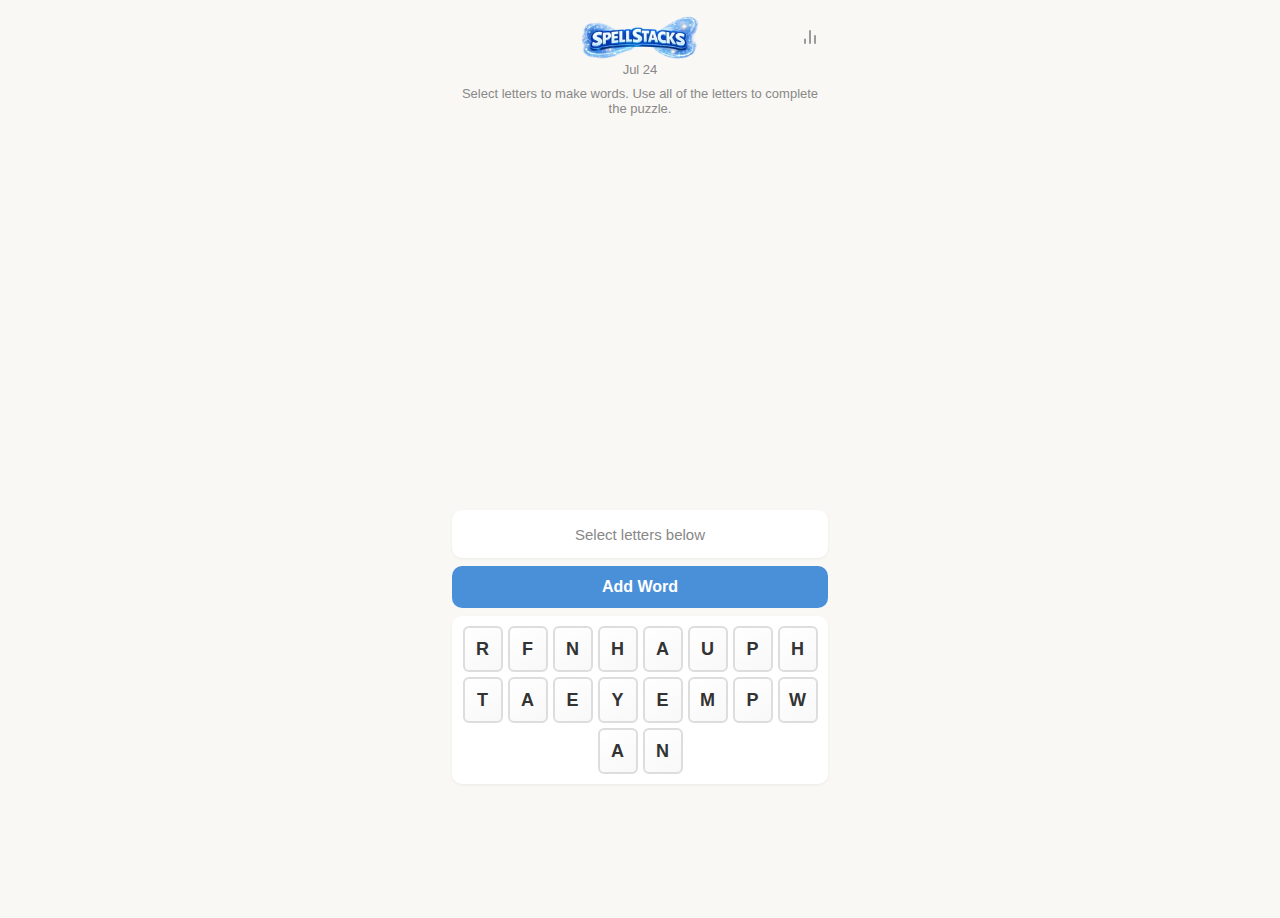
<file: index.html>
<!DOCTYPE html>
<html lang="en">
<head>
    <meta charset="UTF-8">
    <meta name="viewport" content="width=device-width, initial-scale=1.0, user-scalable=no">
    <meta name="theme-color" content="#f5f4f2" media="(prefers-color-scheme: light)">
    <meta name="theme-color" content="#232323" media="(prefers-color-scheme: dark)">
    <meta name="apple-mobile-web-app-capable" content="yes">
    <meta name="description" content="A daily word puzzle. Use all 18 letters in as few words as you can.">
    <meta name="keywords" content="word game, daily puzzle, word puzzle, spelling game, free word game, letter puzzle, anagram game, brain teaser, vocabulary game, daily brain game, online word game">
    <link rel="canonical" href="https://spellstacks.com/">

    <!-- Open Graph -->
    <meta property="og:title" content="Spellstacks">
    <meta property="og:description" content="A daily word puzzle. Use all 18 letters in as few words as you can.">
    <meta property="og:type" content="website">
    <meta property="og:url" content="https://spellstacks.com">
    <meta property="og:image" content="https://spellstacks.com/preview.png">

    <!-- Twitter Card -->
    <meta name="twitter:card" content="summary_large_image">
    <meta name="twitter:title" content="Spellstacks">
    <meta name="twitter:description" content="A daily word puzzle. Use all 18 letters in as few words as you can.">
    <meta name="twitter:image" content="https://spellstacks.com/preview.png">

    <title>Spellstacks - Daily Word Puzzle Game</title>

    <!-- Structured Data -->
    <script type="application/ld+json">
    {
        "@context": "https://schema.org",
        "@type": "WebApplication",
        "name": "Spellstacks",
        "description": "A daily word puzzle game. Use all 18 letters in as few words as you can.",
        "url": "https://spellstacks.com",
        "applicationCategory": "Game",
        "genre": "Word Game",
        "browserRequirements": "Requires JavaScript",
        "operatingSystem": "Any",
        "offers": {
            "@type": "Offer",
            "price": "0",
            "priceCurrency": "USD"
        }
    }
    </script>
    <script type="application/ld+json">
    {
        "@context": "https://schema.org",
        "@type": "FAQPage",
        "mainEntity": [
            {
                "@type": "Question",
                "name": "What is Spellstacks?",
                "acceptedAnswer": {
                    "@type": "Answer",
                    "text": "Spellstacks is a free daily word puzzle game. Each day you get 18 letters and must use all of them by making valid English words. The goal is to use as few words as possible."
                }
            },
            {
                "@type": "Question",
                "name": "How do I play Spellstacks?",
                "acceptedAnswer": {
                    "@type": "Answer",
                    "text": "Select letters to form words, then tap Add Word. Keep making words until you've used all 18 letters. Try to use longer words to finish with fewer total words."
                }
            }
        ]
    }
    </script>
    <!-- Critical CSS - inlined for fast first paint -->
    <style>
        *{box-sizing:border-box;margin:0;padding:0;-webkit-tap-highlight-color:transparent}
        :root{--bg:#f8f7f4;--card:#fff;--text:#2d2d2d;--muted:#6b7280;--accent:#3b7dd8;--tile-border:#e5e5e4}
        @media(prefers-color-scheme:dark){:root{--bg:#171717;--card:#262626;--text:#f5f5f4;--muted:#a1a1aa;--accent:#5b9ae8;--tile-border:#404040}}
        html,body{height:100vh;height:100dvh;overflow:hidden}
        body{font-family:-apple-system,BlinkMacSystemFont,'Segoe UI',sans-serif;background:linear-gradient(to bottom,#f5f4f2 0%,#eae8e4 100%);color:var(--text)}
        @media(prefers-color-scheme:dark){body{background:linear-gradient(to bottom,#232323 0%,#0f0f0f 100%)}}
        .app{max-width:400px;margin:0 auto;padding:12px 12px 28px;display:flex;flex-direction:column;height:100vh;height:100dvh;overflow:hidden}
        header{text-align:center;padding:4px 0;flex-shrink:0;position:relative;min-height:60px}
        .logo{display:flex;justify-content:center;height:44px}
        .logo-img{height:44px;width:116px}
        .words{min-height:40px}
        .controls{flex:1;display:flex;flex-direction:column}
        .builder{min-height:48px}
        .rack{display:grid;grid-template-columns:repeat(6,1fr);gap:6px}
        .sr-only{position:absolute;width:1px;height:1px;padding:0;margin:-1px;overflow:hidden;clip:rect(0,0,0,0);white-space:nowrap;border:0}
        .modal{display:none}
        .modal.show{display:flex}
        @media(orientation:landscape) and (max-height:500px){header{min-height:0}.logo{display:none}}
    </style>
    <!-- Deferred main stylesheet -->
    <link rel="preload" href="css/style.css" as="style" onload="this.onload=null;this.rel='stylesheet'">
    <noscript><link rel="stylesheet" href="css/style.css"></noscript>
    <link rel="manifest" href="manifest.json">
    <link rel="icon" type="image/png" sizes="32x32" href="icons/icon-96.png">
    <link rel="icon" type="image/png" sizes="192x192" href="icons/icon-192.png">
    <link rel="apple-touch-icon" href="icons/icon-192.png">
</head>
<body>
    <!-- Screen reader announcements -->
    <div id="srAnnounce" class="sr-only" aria-live="polite" aria-atomic="true"></div>

    <main class="app" role="main">
        <header>
            <h1 class="logo">
                <picture>
                    <source media="(min-width: 700px)" srcset="logo-md.webp 1x, logo-md@2x.webp 2x" type="image/webp">
                    <source media="(min-width: 700px)" srcset="logo-md.png 1x, logo-md@2x.png 2x" type="image/png">
                    <source srcset="logo-sm.webp 1x, logo-sm@2x.webp 2x" type="image/webp">
                    <source srcset="logo-sm.png 1x, logo-sm@2x.png 2x" type="image/png">
                    <img src="logo-sm.png" alt="Spellstacks" class="logo-img" width="116" height="44">
                </picture>
            </h1>
            <span class="date" id="date"></span>
            <button class="icon-btn" id="statsBtn" aria-label="View statistics">
                <svg viewBox="0 0 24 24" fill="none" stroke="currentColor" stroke-width="2" aria-hidden="true">
                    <path d="M18 20V10M12 20V4M6 20v-6"/>
                </svg>
            </button>
        </header>

        <p class="objective">Select letters to make words. Use all of the letters to complete the puzzle.</p>

        <div class="words" id="words" data-nosnippet></div>

        <div class="controls" data-nosnippet>
            <div class="builder-group">
                <div class="builder" id="builder">
                    <span class="hint">Select letters below</span>
                </div>

                <div class="actions" id="actions">
                    <button class="btn primary" id="addBtn">Add Word</button>
                </div>
            </div>

            <div class="rack" id="rack"></div>

            <div class="completed-message" id="completedMessage">
                <p>Nice work. Come back tomorrow for a new puzzle.</p>
                <p class="countdown">Next puzzle in <span id="countdown">--</span></p>
            </div>
        </div>
    </main>

    <!-- Stats Modal -->
    <div class="modal" id="statsModal">
        <div class="modal-content">
            <button class="modal-close" id="closeStats">&times;</button>
            <h2>Statistics</h2>
            <div class="stats-row">
                <div><b id="statPlayed">0</b><br>Played</div>
                <div><b id="statStreak">0</b><br>Streak</div>
                <div><b id="statBest">0</b><br>Best Streak</div>
                <div><b id="statFewest">-</b><br>Fewest Words</div>
            </div>
        </div>
    </div>

    <!-- Complete Modal -->
    <div class="modal" id="completeModal">
        <div class="modal-content">
            <button class="modal-close" id="closeComplete">&times;</button>
            <h2>Puzzle Complete</h2>
            <p class="score-intro">You used all of the letters in only</p>
            <div class="final-score" id="finalScore">0</div>
            <p id="summary">words</p>
            <button class="btn primary" id="shareBtn">Share</button>
            <button class="btn" id="replayBtn">Play Again</button>
            <div class="modal-footer">
                <p>Enjoying Spellstacks? Support is totally optional, but always appreciated.</p>
                <a href="https://buymeacoffee.com/esc861" target="_blank" rel="noopener" class="btn coffee-btn">Buy me a coffee</a>
            </div>
        </div>
    </div>

    <footer class="site-footer">
        <a href="how-to-play.html">How to Play</a> · <a href="privacy.html">Privacy</a> · <a href="https://github.com/Esc861/spellstacks/issues" target="_blank" rel="noopener">Report an issue</a>
    </footer>

    <script src="js/letters.js"></script>
    <script src="js/dictionary.js"></script>
    <script src="js/game.js"></script>
    <script>
    // Register service worker for offline support
    if ('serviceWorker' in navigator) {
        navigator.serviceWorker.register('/sw.js');
    }
    </script>
</body>
</html>
</file>
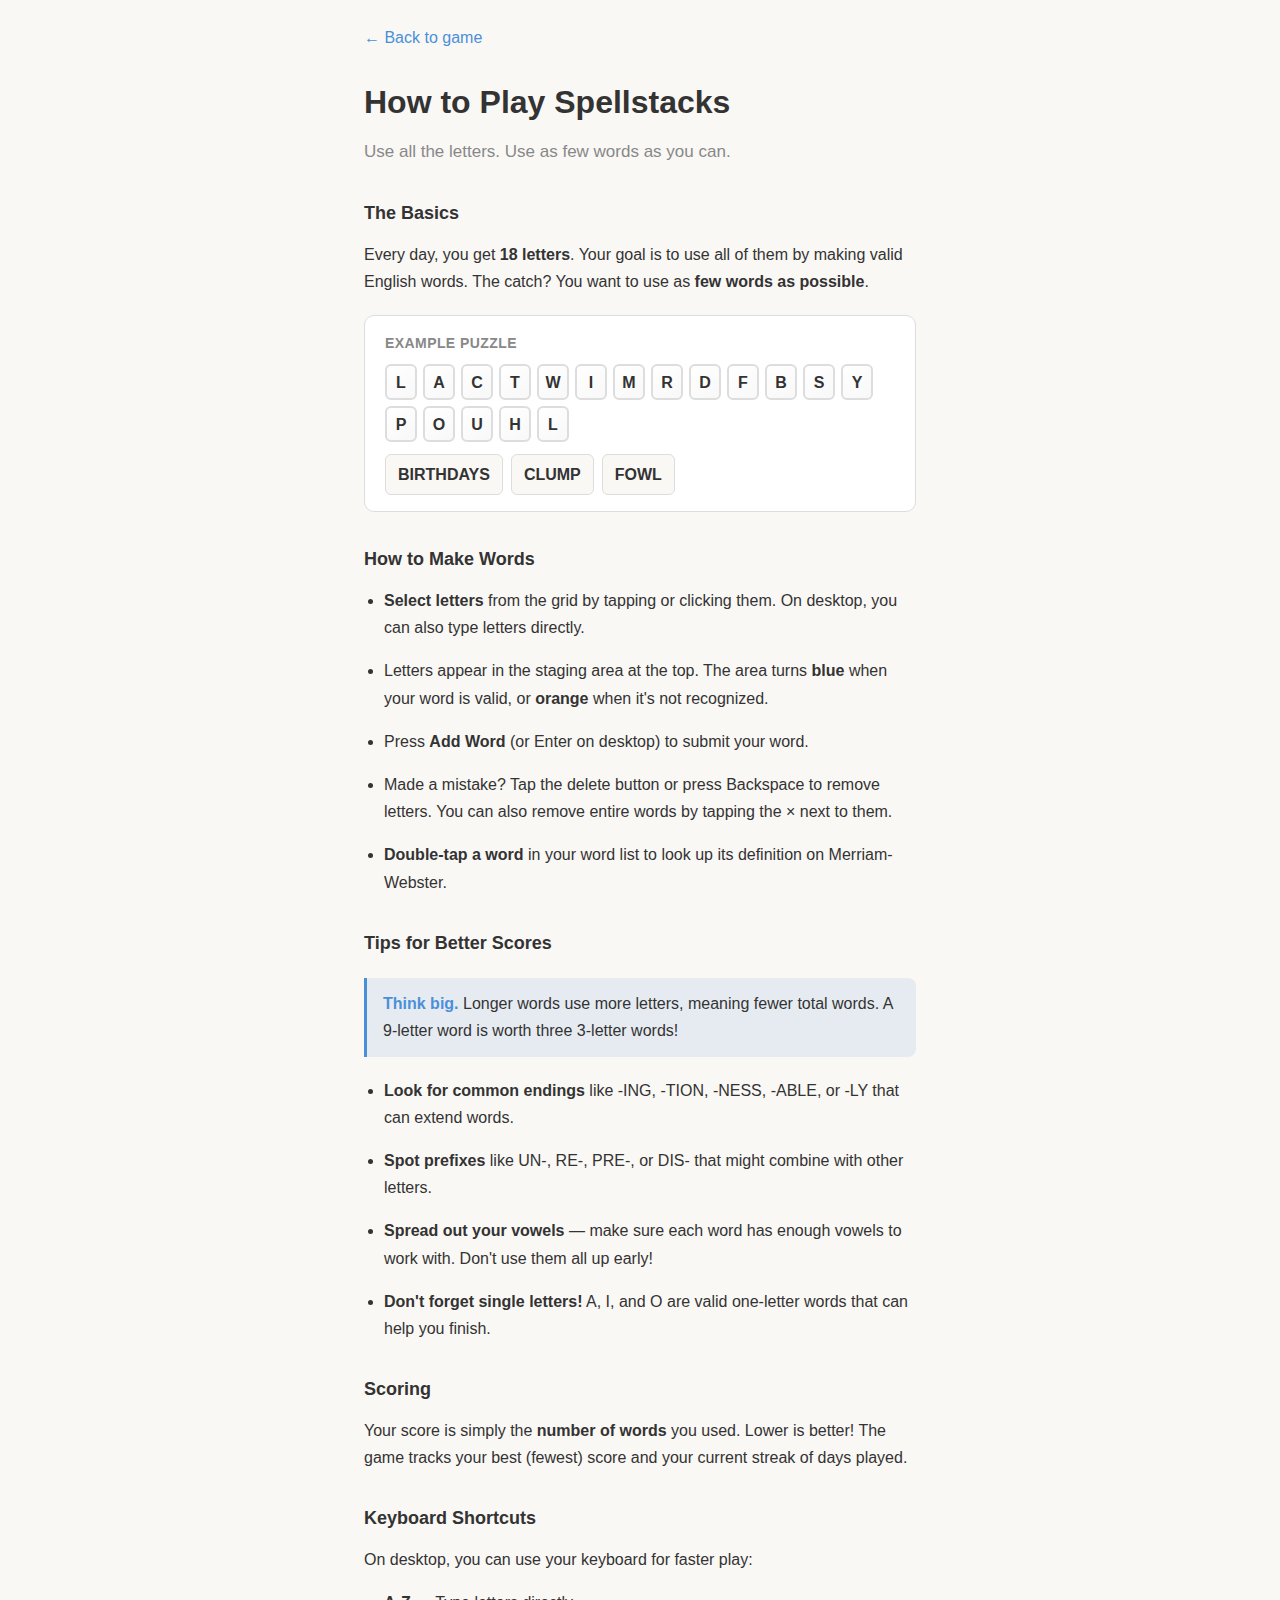
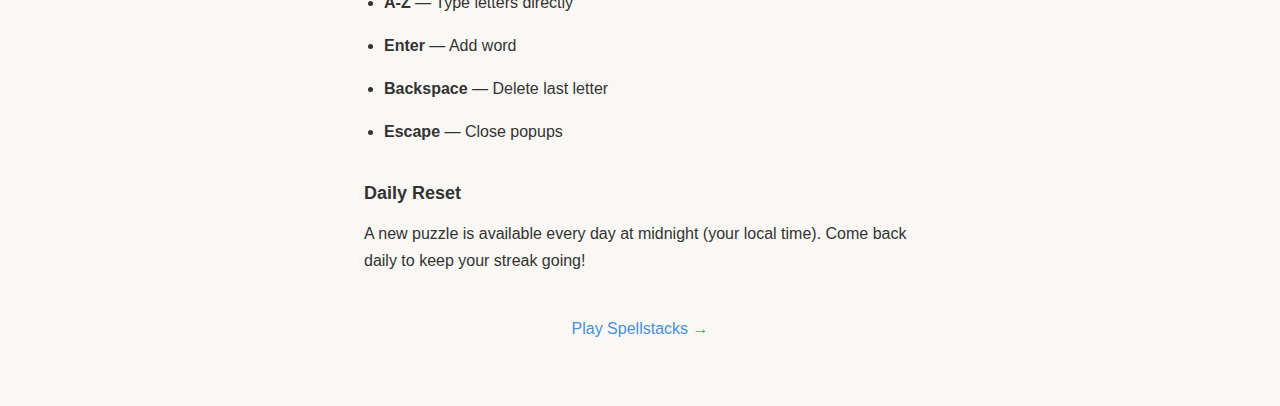
<file: how-to-play.html>
<!DOCTYPE html>
<html lang="en">
<head>
    <meta charset="UTF-8">
    <meta name="viewport" content="width=device-width, initial-scale=1.0">
    <title>How to Play - Spellstacks Daily Word Puzzle</title>
    <meta name="description" content="Learn how to play Spellstacks, the daily word puzzle game. Use all 18 letters to make words in as few words as possible.">
    <link rel="canonical" href="https://spellstacks.com/how-to-play.html">
    <link rel="stylesheet" href="css/style.css">
    <style>
        html, body {
            height: auto;
            overflow: auto;
        }
        .help-page {
            max-width: 600px;
            margin: 0 auto;
            padding: 24px;
            line-height: 1.7;
        }
        .help-page h1 {
            margin-bottom: 8px;
        }
        .help-page .subtitle {
            color: var(--muted);
            margin-bottom: 32px;
            font-size: 17px;
        }
        .help-page h2 {
            margin-top: 32px;
            margin-bottom: 12px;
            font-size: 18px;
        }
        .help-page p, .help-page li {
            margin-bottom: 16px;
            color: var(--text);
        }
        .help-page ul {
            margin-left: 20px;
            margin-bottom: 20px;
        }
        .help-page a {
            color: var(--accent);
        }
        .back-link {
            display: inline-block;
            margin-bottom: 24px;
            color: var(--accent);
            text-decoration: none;
        }
        .back-link:hover {
            text-decoration: underline;
        }
        .example {
            background: var(--card);
            border-radius: 10px;
            padding: 16px 20px;
            margin: 20px 0;
            border: 1px solid var(--tile-border);
        }
        .example-title {
            font-weight: 600;
            font-size: 14px;
            color: var(--muted);
            text-transform: uppercase;
            letter-spacing: 0.03em;
            margin-bottom: 8px;
        }
        .example-letters {
            display: flex;
            flex-wrap: wrap;
            gap: 6px;
            margin-bottom: 12px;
        }
        .example-letter {
            width: 32px;
            height: 36px;
            display: flex;
            align-items: center;
            justify-content: center;
            background: var(--tile-bg);
            border: 2px solid var(--tile-border);
            border-radius: 6px;
            font-weight: 700;
            font-size: 16px;
        }
        .example-letter.used {
            opacity: 0.25;
        }
        .example-words {
            display: flex;
            flex-wrap: wrap;
            gap: 8px;
        }
        .example-word {
            background: var(--bg);
            padding: 6px 12px;
            border-radius: 6px;
            font-weight: 600;
            border: 1px solid var(--tile-border);
        }
        .tip {
            background: rgba(59, 125, 216, 0.1);
            border-left: 3px solid var(--accent);
            padding: 12px 16px;
            border-radius: 0 8px 8px 0;
            margin: 20px 0;
        }
        .tip strong {
            color: var(--accent);
        }
    </style>

    <script type="application/ld+json">
    {
        "@context": "https://schema.org",
        "@type": "HowTo",
        "name": "How to Play Spellstacks",
        "description": "Learn how to play Spellstacks, the daily word puzzle game where you use all 18 letters in as few words as possible.",
        "step": [
            {
                "@type": "HowToStep",
                "name": "View the letters",
                "text": "Each day you get 18 random letters arranged in a grid."
            },
            {
                "@type": "HowToStep",
                "name": "Make words",
                "text": "Select letters to spell valid English words. Words must be at least 1 letter long."
            },
            {
                "@type": "HowToStep",
                "name": "Use all letters",
                "text": "Keep making words until you've used all 18 letters."
            },
            {
                "@type": "HowToStep",
                "name": "Aim for fewer words",
                "text": "The goal is to use all letters in as few words as possible. Longer words are better!"
            }
        ]
    }
    </script>

    <script type="application/ld+json">
    {
        "@context": "https://schema.org",
        "@type": "FAQPage",
        "mainEntity": [
            {
                "@type": "Question",
                "name": "Is Spellstacks free to play?",
                "acceptedAnswer": {
                    "@type": "Answer",
                    "text": "Yes, Spellstacks is completely free to play. There are no ads, no premium features, and no account required."
                }
            },
            {
                "@type": "Question",
                "name": "How many letters are in a Spellstacks puzzle?",
                "acceptedAnswer": {
                    "@type": "Answer",
                    "text": "Each daily puzzle contains 18 letters that you must use to form words."
                }
            },
            {
                "@type": "Question",
                "name": "What is a good score in Spellstacks?",
                "acceptedAnswer": {
                    "@type": "Answer",
                    "text": "Lower scores are better since the goal is to use all 18 letters in as few words as possible. Using all letters in 3-4 words is excellent, 5-6 is good, and 7+ is average."
                }
            },
            {
                "@type": "Question",
                "name": "When does the Spellstacks puzzle reset?",
                "acceptedAnswer": {
                    "@type": "Answer",
                    "text": "A new puzzle is available every day at midnight in your local time zone."
                }
            },
            {
                "@type": "Question",
                "name": "Can I play Spellstacks offline?",
                "acceptedAnswer": {
                    "@type": "Answer",
                    "text": "Yes, Spellstacks works offline once loaded. It's a Progressive Web App (PWA) that you can install on your device."
                }
            }
        ]
    }
    </script>

    <script type="application/ld+json">
    {
        "@context": "https://schema.org",
        "@type": "BreadcrumbList",
        "itemListElement": [
            {
                "@type": "ListItem",
                "position": 1,
                "name": "Spellstacks",
                "item": "https://spellstacks.com/"
            },
            {
                "@type": "ListItem",
                "position": 2,
                "name": "How to Play",
                "item": "https://spellstacks.com/how-to-play.html"
            }
        ]
    }
    </script>
</head>
<body>
    <div class="help-page">
        <a href="/" class="back-link">&larr; Back to game</a>

        <h1>How to Play Spellstacks</h1>
        <p class="subtitle">Use all the letters. Use as few words as you can.</p>

        <h2>The Basics</h2>
        <p>Every day, you get <strong>18 letters</strong>. Your goal is to use all of them by making valid English words. The catch? You want to use as <strong>few words as possible</strong>.</p>

        <div class="example">
            <div class="example-title">Example puzzle</div>
            <div class="example-letters">
                <span class="example-letter">L</span>
                <span class="example-letter">A</span>
                <span class="example-letter">C</span>
                <span class="example-letter">T</span>
                <span class="example-letter">W</span>
                <span class="example-letter">I</span>
                <span class="example-letter">M</span>
                <span class="example-letter">R</span>
                <span class="example-letter">D</span>
                <span class="example-letter">F</span>
                <span class="example-letter">B</span>
                <span class="example-letter">S</span>
                <span class="example-letter">Y</span>
                <span class="example-letter">P</span>
                <span class="example-letter">O</span>
                <span class="example-letter">U</span>
                <span class="example-letter">H</span>
                <span class="example-letter">L</span>
            </div>
            <div class="example-words">
                <span class="example-word">BIRTHDAYS</span>
                <span class="example-word">CLUMP</span>
                <span class="example-word">FOWL</span>
            </div>
        </div>

        <h2>How to Make Words</h2>
        <ul>
            <li><strong>Select letters</strong> from the grid by tapping or clicking them. On desktop, you can also type letters directly.</li>
            <li>Letters appear in the staging area at the top. The area turns <strong style="color: var(--valid)">blue</strong> when your word is valid, or <strong style="color: var(--invalid)">orange</strong> when it's not recognized.</li>
            <li>Press <strong>Add Word</strong> (or Enter on desktop) to submit your word.</li>
            <li>Made a mistake? Tap the delete button or press Backspace to remove letters. You can also remove entire words by tapping the × next to them.</li>
            <li><strong>Double-tap a word</strong> in your word list to look up its definition on Merriam-Webster.</li>
        </ul>

        <h2>Tips for Better Scores</h2>
        <div class="tip">
            <strong>Think big.</strong> Longer words use more letters, meaning fewer total words. A 9-letter word is worth three 3-letter words!
        </div>

        <ul>
            <li><strong>Look for common endings</strong> like -ING, -TION, -NESS, -ABLE, or -LY that can extend words.</li>
            <li><strong>Spot prefixes</strong> like UN-, RE-, PRE-, or DIS- that might combine with other letters.</li>
            <li><strong>Spread out your vowels</strong> — make sure each word has enough vowels to work with. Don't use them all up early!</li>
            <li><strong>Don't forget single letters!</strong> A, I, and O are valid one-letter words that can help you finish.</li>
        </ul>

        <h2>Scoring</h2>
        <p>Your score is simply the <strong>number of words</strong> you used. Lower is better! The game tracks your best (fewest) score and your current streak of days played.</p>

        <h2>Keyboard Shortcuts</h2>
        <p>On desktop, you can use your keyboard for faster play:</p>
        <ul>
            <li><strong>A-Z</strong> — Type letters directly</li>
            <li><strong>Enter</strong> — Add word</li>
            <li><strong>Backspace</strong> — Delete last letter</li>
            <li><strong>Escape</strong> — Close popups</li>
        </ul>

        <h2>Daily Reset</h2>
        <p>A new puzzle is available every day at midnight (your local time). Come back daily to keep your streak going!</p>

        <p style="margin-top: 40px; text-align: center;">
            <a href="/" class="back-link">Play Spellstacks &rarr;</a>
        </p>
    </div>
</body>
</html>
</file>
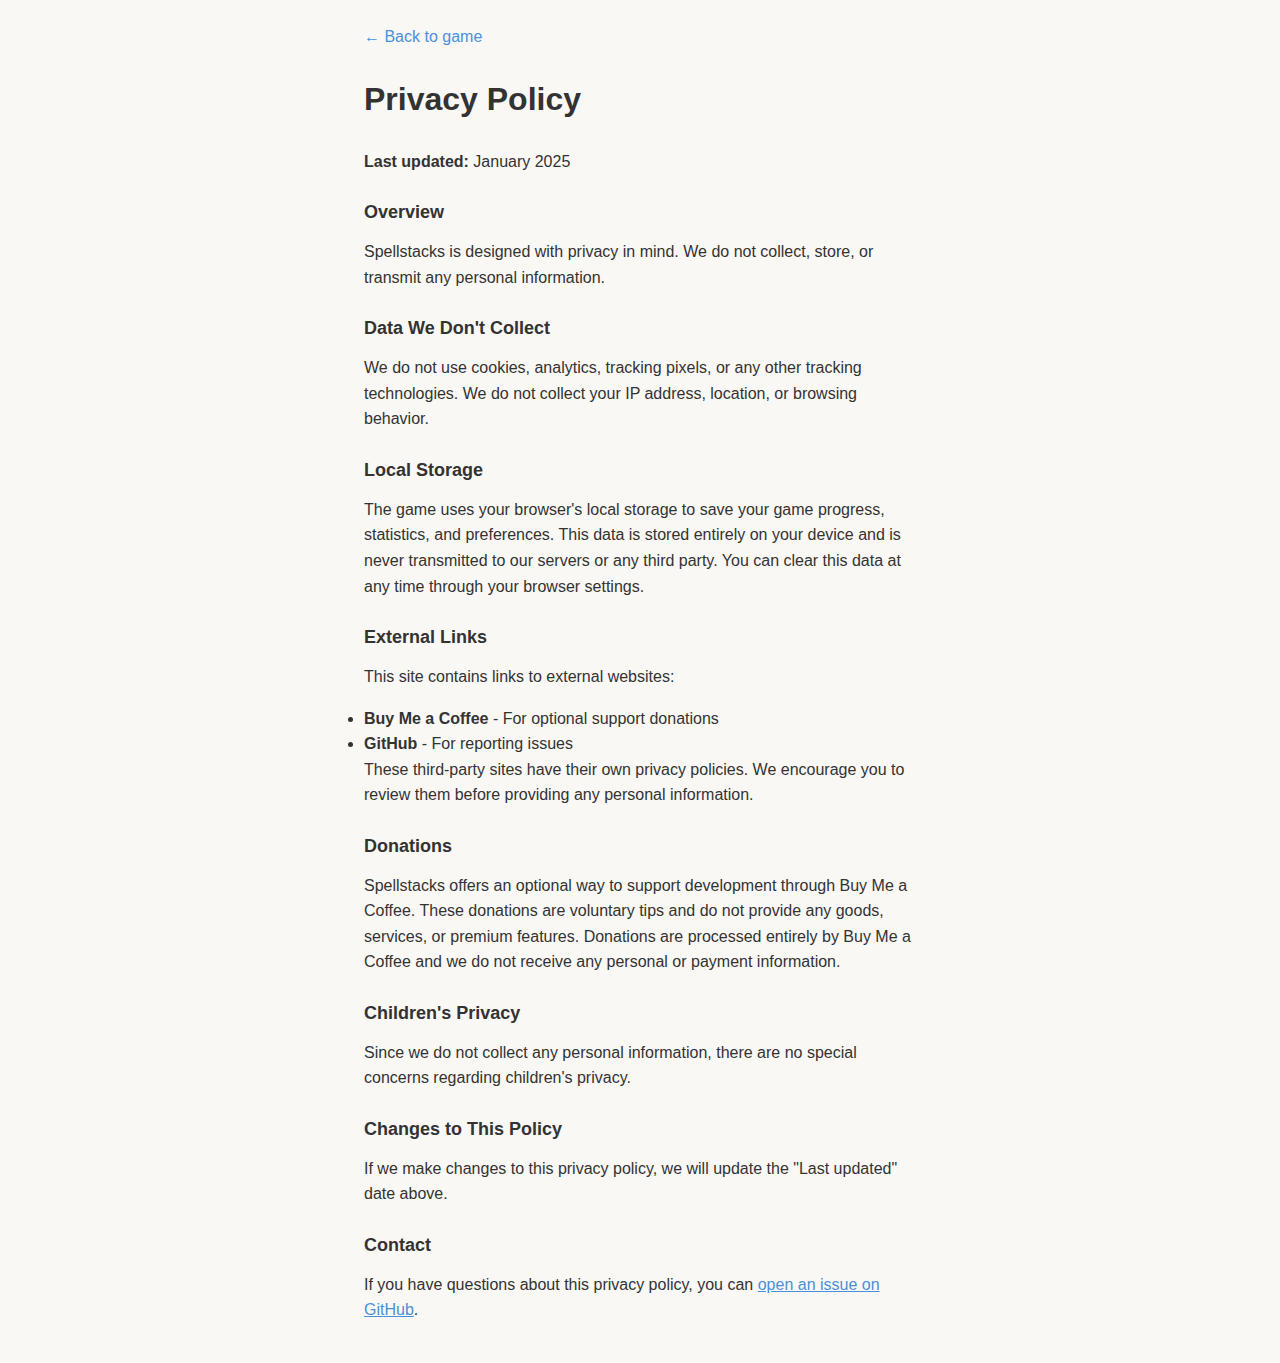
<file: privacy.html>
<!DOCTYPE html>
<html lang="en">
<head>
    <meta charset="UTF-8">
    <meta name="viewport" content="width=device-width, initial-scale=1.0">
    <title>Privacy Policy - Spellstacks</title>
    <link rel="stylesheet" href="css/style.css">
    <style>
        html, body {
            height: auto;
            overflow: auto;
        }
        .privacy-page {
            max-width: 600px;
            margin: 0 auto;
            padding: 24px;
            line-height: 1.6;
        }
        .privacy-page h1 {
            margin-bottom: 24px;
        }
        .privacy-page h2 {
            margin-top: 24px;
            margin-bottom: 12px;
            font-size: 18px;
        }
        .privacy-page p {
            margin-bottom: 16px;
            color: var(--text);
        }
        .privacy-page a {
            color: var(--accent);
        }
        .back-link {
            display: inline-block;
            margin-bottom: 24px;
            color: var(--accent);
            text-decoration: none;
        }
        .back-link:hover {
            text-decoration: underline;
        }
    </style>
</head>
<body>
    <div class="privacy-page">
        <a href="/" class="back-link">&larr; Back to game</a>

        <h1>Privacy Policy</h1>

        <p><strong>Last updated:</strong> January 2025</p>

        <h2>Overview</h2>
        <p>Spellstacks is designed with privacy in mind. We do not collect, store, or transmit any personal information.</p>

        <h2>Data We Don't Collect</h2>
        <p>We do not use cookies, analytics, tracking pixels, or any other tracking technologies. We do not collect your IP address, location, or browsing behavior.</p>

        <h2>Local Storage</h2>
        <p>The game uses your browser's local storage to save your game progress, statistics, and preferences. This data is stored entirely on your device and is never transmitted to our servers or any third party. You can clear this data at any time through your browser settings.</p>

        <h2>External Links</h2>
        <p>This site contains links to external websites:</p>
        <ul>
            <li><strong>Buy Me a Coffee</strong> - For optional support donations</li>
            <li><strong>GitHub</strong> - For reporting issues</li>
        </ul>
        <p>These third-party sites have their own privacy policies. We encourage you to review them before providing any personal information.</p>

        <h2>Donations</h2>
        <p>Spellstacks offers an optional way to support development through Buy Me a Coffee. These donations are voluntary tips and do not provide any goods, services, or premium features. Donations are processed entirely by Buy Me a Coffee and we do not receive any personal or payment information.</p>

        <h2>Children's Privacy</h2>
        <p>Since we do not collect any personal information, there are no special concerns regarding children's privacy.</p>

        <h2>Changes to This Policy</h2>
        <p>If we make changes to this privacy policy, we will update the "Last updated" date above.</p>

        <h2>Contact</h2>
        <p>If you have questions about this privacy policy, you can <a href="https://github.com/Esc861/spellstacks/issues">open an issue on GitHub</a>.</p>
    </div>
</body>
</html>
</file>
<file: css/style.css>
* { box-sizing: border-box; margin: 0; padding: 0; -webkit-tap-highlight-color: transparent; }

:root {
    --bg: #faf8f5;
    --card: #fff;
    --text: #333;
    --muted: #888;
    --accent: #4a90d9;
    --green: #00a67d;
    --red: #e02c2c;
    --tile-bg: linear-gradient(145deg, #fff, #f8f8f8);
    --tile-border: #ddd;
    --logo-tile-bg: linear-gradient(145deg, #fff, #f0f0f0);
}

@media (prefers-color-scheme: dark) {
    :root {
        --bg: #1a1a1a;
        --card: #2a2a2a;
        --text: #e8e8e8;
        --muted: #888;
        --accent: #5a9fe9;
        --green: #00c896;
        --red: #ff4444;
        --tile-bg: linear-gradient(145deg, #3a3a3a, #2a2a2a);
        --tile-border: #444;
        --logo-tile-bg: linear-gradient(145deg, #3a3a3a, #2a2a2a);
    }
}

html, body {
    height: 100vh;
    height: 100dvh;
    overflow: hidden;
}

body {
    font-family: -apple-system, BlinkMacSystemFont, 'Segoe UI', sans-serif;
    background: var(--bg);
    color: var(--text);
}

.app {
    max-width: 400px;
    margin: 0 auto;
    padding: 12px;
    display: flex;
    flex-direction: column;
    height: 100vh;
    height: 100dvh;
    overflow: hidden;
}

/* Header */
header {
    text-align: center;
    padding: 4px 0 8px;
    position: relative;
    flex-shrink: 0;
}

.logo {
    display: flex;
    justify-content: center;
    gap: 2px;
    font-size: 20px;
    padding: 0 40px;
}

.logo-letter {
    display: inline-flex;
    align-items: center;
    justify-content: center;
    width: 24px;
    height: 28px;
    background: var(--logo-tile-bg);
    border: 2px solid var(--accent);
    border-radius: 5px;
    font-weight: 700;
    font-size: 16px;
    color: var(--accent);
    box-shadow: 0 2px 4px rgba(0,0,0,0.1);
}

.logo-letter:nth-child(odd) { transform: rotate(-2deg); }
.logo-letter:nth-child(even) { transform: rotate(2deg); }

.logo-letter.alt {
    background: linear-gradient(145deg, var(--accent), #3a7bc8);
    border-color: var(--accent);
    color: #fff;
}

.date {
    font-size: 13px;
    color: var(--muted);
}

.objective {
    text-align: center;
    font-size: 13px;
    color: var(--muted);
    margin-bottom: 8px;
    flex-shrink: 0;
}

.icon-btn {
    position: absolute;
    right: 0;
    top: 8px;
    width: 36px;
    height: 36px;
    border: none;
    background: none;
    color: var(--muted);
    cursor: pointer;
}

.icon-btn svg {
    width: 20px;
    height: 20px;
}

/* Words list */
.words {
    display: flex;
    flex-direction: column;
    gap: 4px;
    margin-bottom: 8px;
    flex: 1;
    min-height: 0;
    overflow-y: auto;
}

.word {
    display: flex;
    align-items: center;
    padding: 8px 12px;
    background: var(--card);
    border-radius: 8px;
    font-weight: 600;
    font-size: 16px;
    box-shadow: 0 1px 3px rgba(0,0,0,0.06);
    animation: slideIn 0.2s ease-out;
    flex-shrink: 0;
}

@keyframes slideIn {
    from {
        opacity: 0;
        transform: translateY(-10px);
    }
    to {
        opacity: 1;
        transform: translateY(0);
    }
}


.word button {
    margin-left: auto;
    width: 24px;
    height: 24px;
    border: none;
    background: none;
    color: var(--muted);
    font-size: 18px;
    cursor: pointer;
}

/* Builder */
.builder {
    display: flex;
    align-items: center;
    justify-content: center;
    gap: 6px;
    height: 48px;
    padding: 0 48px 0 12px;
    background: var(--card);
    border-radius: 10px;
    margin-bottom: 8px;
    box-shadow: 0 1px 3px rgba(0,0,0,0.06);
    transition: background 0.15s;
    position: relative;
    flex-shrink: 0;
}

.builder.valid { background: rgba(92, 184, 92, 0.15); }
.builder.invalid { background: rgba(217, 83, 79, 0.15); }

.delete-btn {
    position: absolute;
    right: 8px;
    top: 50%;
    transform: translateY(-50%);
    width: 40px;
    height: 40px;
    border: none;
    border-radius: 8px;
    background: var(--tile-border);
    color: var(--text);
    cursor: pointer;
    display: flex;
    align-items: center;
    justify-content: center;
}

.delete-btn svg {
    width: 22px;
    height: 22px;
}

.delete-btn:active { transform: translateY(-50%) scale(0.95); }

.hint {
    color: var(--muted);
    font-size: 15px;
    position: absolute;
    left: 50%;
    transform: translateX(-50%);
}

.letter {
    display: flex;
    align-items: center;
    justify-content: center;
    width: 36px;
    height: 36px;
    background: var(--tile-bg);
    border: 2px solid var(--tile-border);
    border-radius: 8px;
    font-weight: 700;
    font-size: 18px;
    color: var(--text);
}

.builder.valid .letter { border-color: var(--green); }
.builder.invalid .letter { border-color: var(--red); }

/* Score */
.score {
    text-align: center;
    font-size: 36px;
    font-weight: 700;
    color: var(--accent);
    padding: 4px 0 8px;
    flex-shrink: 0;
}

.score .remaining {
    display: block;
    font-size: 14px;
    font-weight: 400;
    color: var(--muted);
}

.score .complete {
    display: block;
    font-size: 24px;
    font-weight: 600;
    color: var(--green);
}

/* Letter rack */
.rack {
    display: flex;
    flex-wrap: wrap;
    justify-content: center;
    gap: 5px;
    padding: 10px;
    background: var(--card);
    border-radius: 10px;
    margin-bottom: 8px;
    box-shadow: 0 1px 3px rgba(0,0,0,0.06);
    flex-shrink: 0;
}

.tile {
    width: 40px;
    height: 46px;
    border: 2px solid var(--tile-border);
    border-radius: 6px;
    background: var(--tile-bg);
    color: var(--text);
    font-weight: 700;
    font-size: 18px;
    cursor: pointer;
    position: relative;
    transition: transform 0.1s, border-color 0.1s;
}

.tile:active:not(:disabled) { transform: scale(0.95); }
.tile:focus { outline: none; }
.tile:disabled { background: var(--tile-bg); border-color: var(--tile-border); color: var(--text); }
.tile.used { opacity: 0.25; }

/* Buttons */
.actions {
    display: flex;
    gap: 10px;
    margin-bottom: 8px;
    flex-shrink: 0;
}

.btn {
    flex: 1;
    padding: 12px;
    border: none;
    border-radius: 10px;
    font-size: 16px;
    font-weight: 600;
    cursor: pointer;
    background: var(--tile-border);
    color: var(--text);
    transition: transform 0.1s;
}

.btn:active { transform: scale(0.98); }
.btn.primary { background: var(--accent); color: #fff; }

.reset-btn {
    display: none;
    width: 100%;
    padding: 12px;
    margin-top: 12px;
    border: 1px solid var(--tile-border);
    border-radius: 10px;
    background: transparent;
    color: var(--muted);
    font-size: 16px;
    font-weight: 600;
    cursor: pointer;
    flex-shrink: 0;
}

.reset-btn:active { transform: scale(0.98); }

.completed-message {
    display: none;
    text-align: center;
    padding: 24px;
    background: var(--card);
    border-radius: 12px;
    margin-top: 24px;
    box-shadow: 0 1px 3px rgba(0,0,0,0.06);
    flex-shrink: 0;
}

.completed-message p {
    margin: 0;
    color: var(--text);
    font-size: 16px;
}

.completed-message .countdown {
    margin-top: 8px;
    color: var(--muted);
    font-size: 14px;
}

.completed-message .countdown span {
    font-weight: 600;
    color: var(--accent);
}

/* Modals */
.modal {
    position: fixed;
    inset: 0;
    background: rgba(0,0,0,0.4);
    display: flex;
    align-items: center;
    justify-content: center;
    padding: 20px;
    opacity: 0;
    visibility: hidden;
    transition: opacity 0.2s, visibility 0.2s;
}

.modal.show { opacity: 1; visibility: visible; }

.modal-content {
    background: var(--card);
    border-radius: 16px;
    padding: 24px;
    width: 100%;
    max-width: 300px;
    text-align: center;
}

.modal-content h2 { margin-bottom: 8px; }

.stats-row {
    display: grid;
    grid-template-columns: repeat(4, 1fr);
    gap: 8px;
    margin-bottom: 20px;
    font-size: 12px;
    color: var(--muted);
}

.stats-row b {
    display: block;
    font-size: 24px;
    color: var(--accent);
}

.final-score {
    font-size: 56px;
    font-weight: 700;
    color: var(--accent);
}

.modal-content p {
    color: var(--muted);
    margin-bottom: 20px;
}

.modal-content .btn { margin-top: 8px; }

/* Animations */
@keyframes shake {
    0%, 100% { transform: translateX(0); }
    25% { transform: translateX(-6px); }
    75% { transform: translateX(6px); }
}

.shake { animation: shake 0.25s ease; }
</file>
